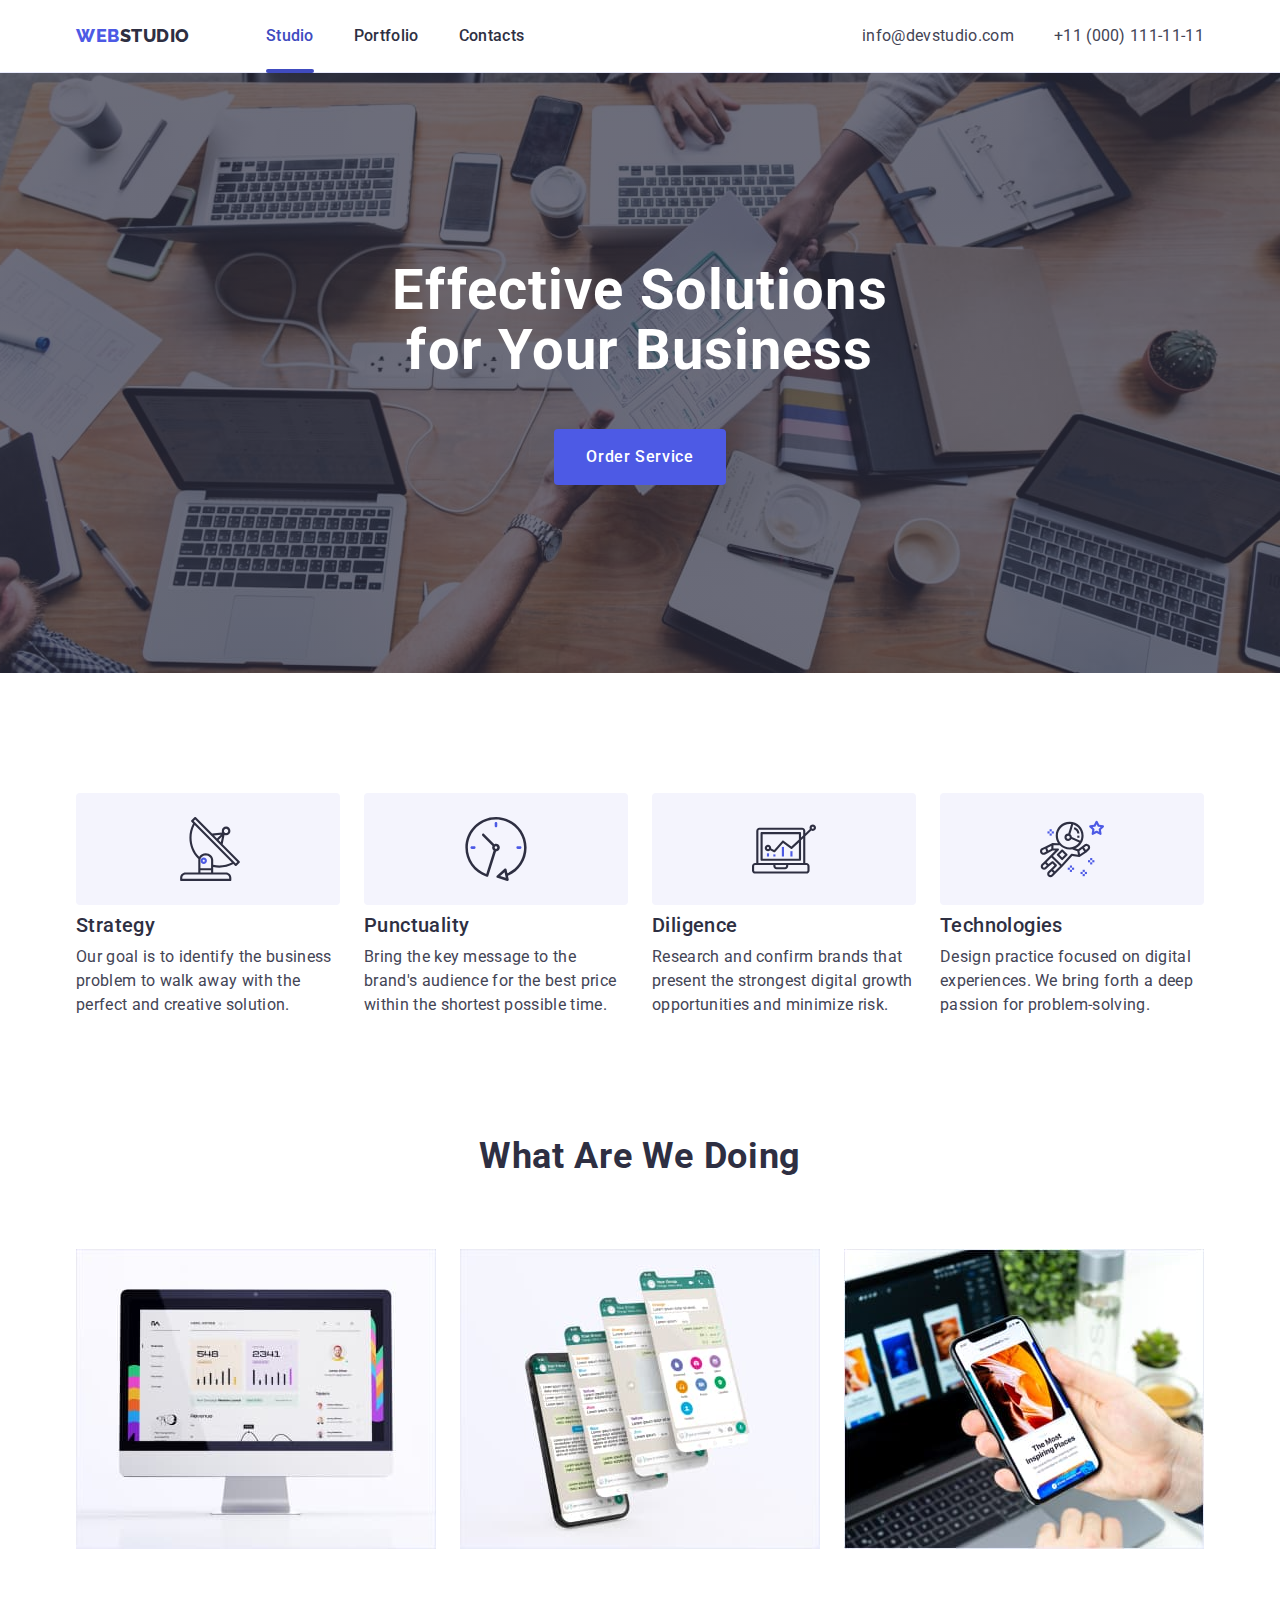
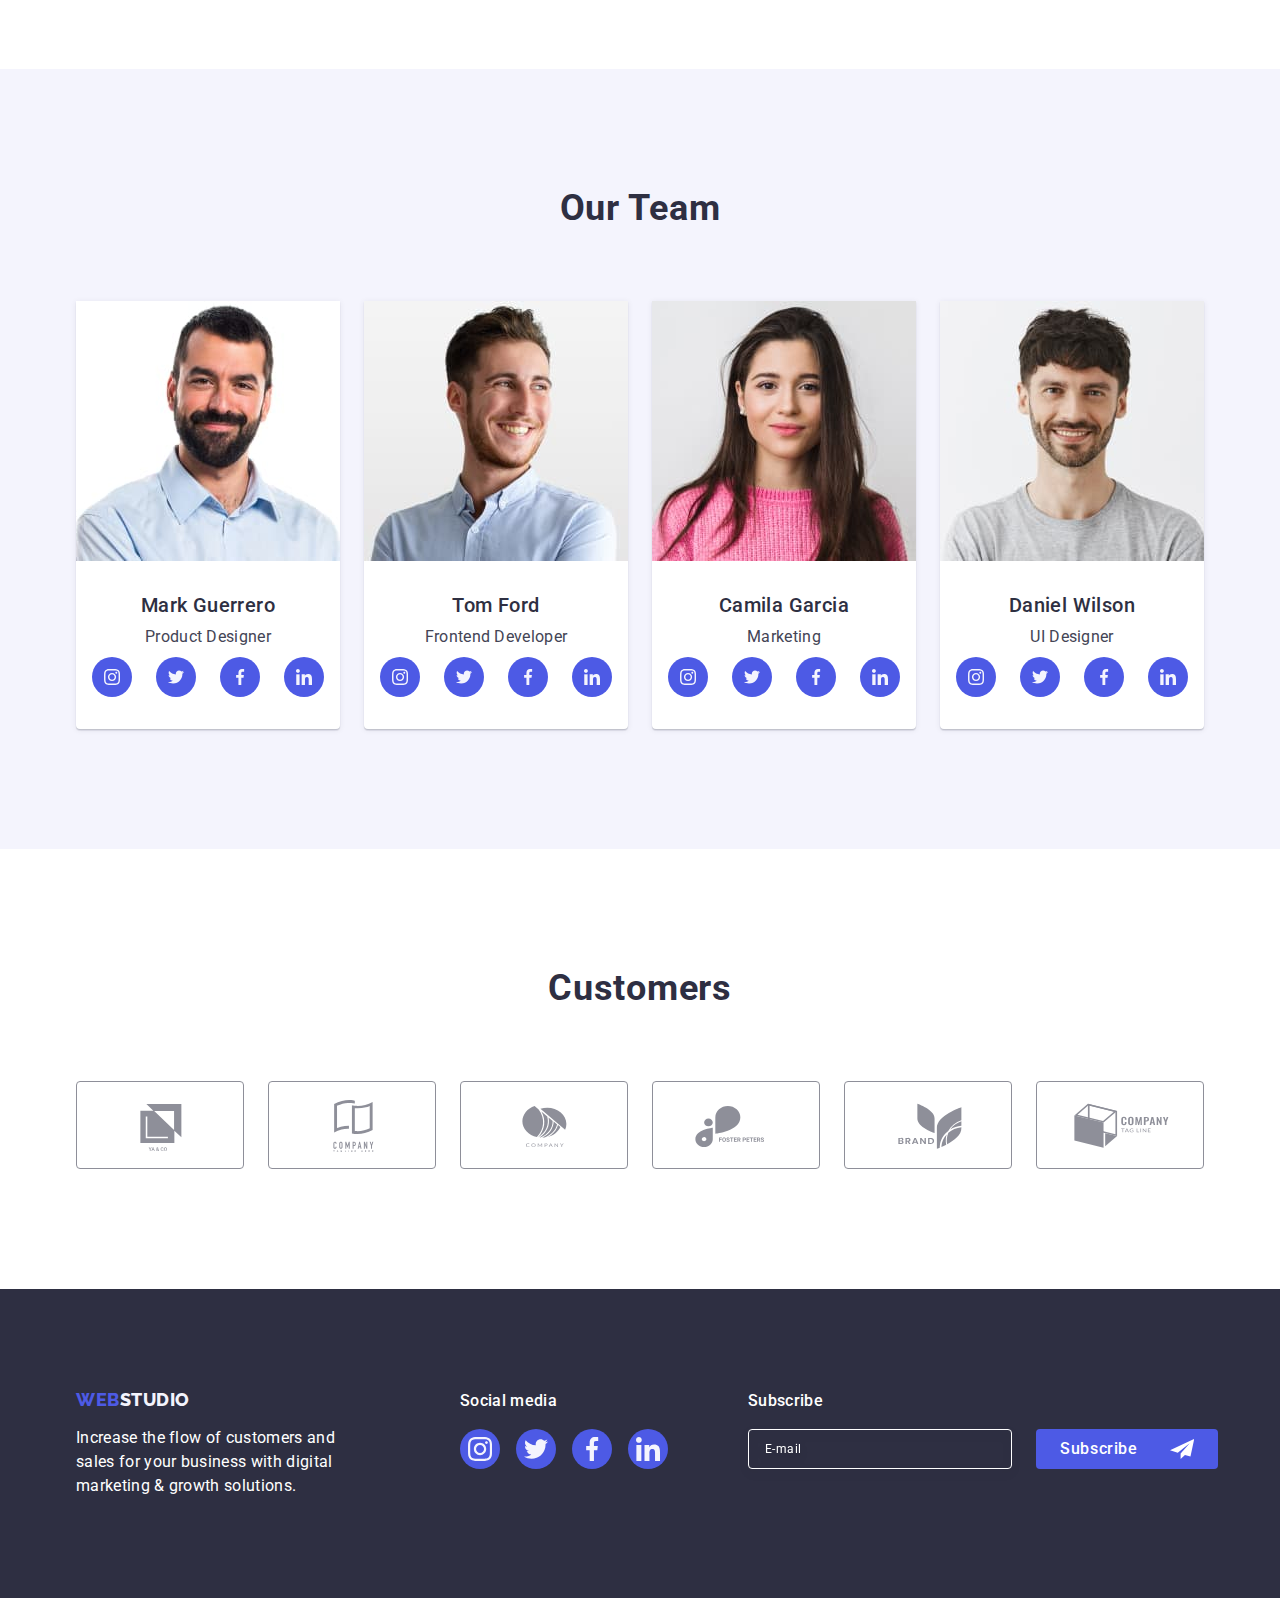
<file: index.html>
<!DOCTYPE html>
<html lang="en">
  <head>
    <meta charset="UTF-8" />
    <meta http-equiv="X-UA-Compatible" content="IE=edge" />
    <meta name="viewport" content="width=device-width, initial-scale=1.0" />
    <title>Document</title>
    <link rel="preconnect" href="https://fonts.googleapis.com" />
    <link rel="preconnect" href="https://fonts.gstatic.com" crossorigin />
    <link
      href="https://fonts.googleapis.com/css2?family=Raleway:wght@800&family=Roboto:wght@400;500;700;900&display=swap"
      rel="stylesheet"
    />
    <link
      rel="stylesheet"
      href="https://cdnjs.cloudflare.com/ajax/libs/modern-normalize/2.0.0/modern-normalize.min.css"
    />
    <link rel="stylesheet" href="./css/style.css" />
  </head>
  <body>
    <header class="page-header">
      <div class="container header-menu">
        <nav class="navigation">
          <a href="./index.html" class="logo link"
            >Web<span class="logo-part">Studio</span></a
          >
          <ul class="list menu">
            <li class="item">
              <a href="./index.html" class="link current">Studio</a>
            </li>
            <li class="item">
              <a href="./portfolio.html" class="link">Portfolio</a>
            </li>
            <li class="item"><a href="" class="link">Contacts</a></li>
          </ul>
        </nav>
        <address class="contacts">
          <ul class="list">
            <li>
              <a href="mailto:info@devstudio.com" class="link"
                >info@devstudio.com</a
              >
            </li>
            <li>
              <a href="tel:+110001111111" class="link">+11 (000) 111-11-11</a>
            </li>
          </ul>
        </address>
      </div>
    </header>
    <main>
      <section class="hero">
        <div class="container hero-box">
          <h1 class="title">Effective Solutions for Your Business</h1>
          <button type="button" class="button" data-modal-open>
            Order Service
          </button>
        </div>
      </section>
      <section class="section">
        <div class="container">
          <h2 class="title-hidden">1</h2>
          <ul class="list">
            <li class="item quality">
              <div class="item-picture">
                <svg class="svg-quality" width="64" height="64">
                  <use href="./images/icons.svg#icon-antenna"></use>
                </svg>
              </div>
              <h3 class="title">Strategy</h3>
              <p class="text">
                Our goal is to identify the business problem to walk away with
                the perfect and creative solution.
              </p>
            </li>
            <li class="item quality">
              <div class="item-picture">
                <svg class="svg-quality" width="64" height="64">
                  <use href="./images/icons.svg#icon-clock"></use>
                </svg>
              </div>
              <h3 class="title">Punctuality</h3>
              <p class="text">
                Bring the key message to the brand's audience for the best price
                within the shortest possible time.
              </p>
            </li>
            <li class="item quality">
              <div class="item-picture">
                <svg class="svg-quality" width="64" height="64">
                  <use href="./images/icons.svg#icon-diagram"></use>
                </svg>
              </div>
              <h3 class="title">Diligence</h3>
              <p class="text">
                Research and confirm brands that present the strongest digital
                growth opportunities and minimize risk.
              </p>
            </li>
            <li class="item quality">
              <div class="item-picture">
                <svg class="svg-quality" width="64" height="64">
                  <use href="./images/icons.svg#icon-astronaut"></use>
                </svg>
              </div>
              <h3 class="title">Technologies</h3>
              <p class="text">
                Design practice focused on digital experiences. We bring forth a
                deep passion for problem-solving.
              </p>
            </li>
          </ul>
        </div>
      </section>
      <section class="section-service">
        <div class="container">
          <h2 class="title">What are we doing</h2>
          <ul class="list-image">
            <li class="image">
              <img
                src="./images/work_1.jpg"
                alt="Computer"
                width="360"
                height="300"
              />
            </li>
            <li class="image">
              <img
                src="./images/work_2.jpg"
                alt="Texting"
                width="360"
                height="300"
              />
            </li>
            <li class="image">
              <img
                src="./images/work_3.jpg"
                alt="Telephone"
                width="360"
                height="300"
              />
            </li>
          </ul>
        </div>
      </section>
      <section class="section-team">
        <div class="container">
          <h2 class="title">Our Team</h2>
          <ul class="list-team">
            <li class="list-item">
              <img
                src="./images/product_designer.jpg"
                alt="Photo of Product Designer"
                width="264"
                height="260"
              />
              <div class="member">
                <h3 class="title">Mark Guerrero</h3>
                <p class="text">Product Designer</p>
                <ul class="social-list">
                  <li class="social-item">
                    <a class="social-item-link" href=""
                      ><svg class="svg-social-item-link" width="16" height="16">
                        <use href="./images/icons.svg#icon-instagram"></use>
                      </svg>
                    </a>
                  </li>
                  <li class="social-item">
                    <a class="social-item-link" href=""
                      ><svg class="svg-social-item-link" width="16" height="16">
                        <use href="./images/icons.svg#icon-twitter"></use>
                      </svg>
                    </a>
                  </li>
                  <li class="social-item">
                    <a class="social-item-link" href=""
                      ><svg class="svg-social-item-link" width="16" height="16">
                        <use href="./images/icons.svg#icon-facebook"></use>
                      </svg>
                    </a>
                  </li>
                  <li class="social-item">
                    <a class="social-item-link" href=""
                      ><svg class="svg-social-item-link" width="16" height="16">
                        <use href="./images/icons.svg#icon-linkedin"></use>
                      </svg>
                    </a>
                  </li>
                </ul>
              </div>
            </li>
            <li class="list-item">
              <img
                src="./images/frontend_developer.jpg"
                alt="Frontend Developer"
                width="264"
                height="260"
              />
              <div class="member">
                <h3 class="title">Tom Ford</h3>
                <p class="text">Frontend Developer</p>
                <ul class="social-list">
                  <li class="social-item">
                    <a class="social-item-link" href=""
                      ><svg class="svg-social-item-link" width="16" height="16">
                        <use href="./images/icons.svg#icon-instagram"></use>
                      </svg>
                    </a>
                  </li>
                  <li class="social-item">
                    <a class="social-item-link" href=""
                      ><svg class="svg-social-item-link" width="16" height="16">
                        <use href="./images/icons.svg#icon-twitter"></use>
                      </svg>
                    </a>
                  </li>
                  <li class="social-item">
                    <a class="social-item-link" href=""
                      ><svg class="svg-social-item-link" width="16" height="16">
                        <use href="./images/icons.svg#icon-facebook"></use>
                      </svg>
                    </a>
                  </li>
                  <li class="social-item">
                    <a class="social-item-link" href=""
                      ><svg class="svg-social-item-link" width="16" height="16">
                        <use href="./images/icons.svg#icon-linkedin"></use>
                      </svg>
                    </a>
                  </li>
                </ul>
              </div>
            </li>
            <li class="list-item">
              <img
                src="./images/marketing.jpg"
                alt="Marketing"
                width="264"
                height="260"
              />
              <div class="member">
                <h3 class="title">Camila Garcia</h3>
                <p class="text">Marketing</p>
                <ul class="social-list">
                  <li class="social-item">
                    <a class="social-item-link" href=""
                      ><svg class="svg-social-item-link" width="16" height="16">
                        <use href="./images/icons.svg#icon-instagram"></use>
                      </svg>
                    </a>
                  </li>
                  <li class="social-item">
                    <a class="social-item-link" href=""
                      ><svg class="svg-social-item-link" width="16" height="16">
                        <use href="./images/icons.svg#icon-twitter"></use>
                      </svg>
                    </a>
                  </li>
                  <li class="social-item">
                    <a class="social-item-link" href=""
                      ><svg class="svg-social-item-link" width="16" height="16">
                        <use href="./images/icons.svg#icon-facebook"></use>
                      </svg>
                    </a>
                  </li>
                  <li class="social-item">
                    <a class="social-item-link" href=""
                      ><svg class="svg-social-item-link" width="16" height="16">
                        <use href="./images/icons.svg#icon-linkedin"></use>
                      </svg>
                    </a>
                  </li>
                </ul>
              </div>
            </li>
            <li class="list-item">
              <img
                src="./images/designer.jpg"
                alt="Designer"
                width="264"
                height="260"
              />
              <div class="member">
                <h3 class="title">Daniel Wilson</h3>
                <p class="text">UI Designer</p>
                <ul class="social-list">
                  <li class="social-item">
                    <a class="social-item-link" href=""
                      ><svg class="svg-social-item-link" width="16" height="16">
                        <use href="./images/icons.svg#icon-instagram"></use>
                      </svg>
                    </a>
                  </li>
                  <li class="social-item">
                    <a class="social-item-link" href=""
                      ><svg class="svg-social-item-link" width="16" height="16">
                        <use href="./images/icons.svg#icon-twitter"></use>
                      </svg>
                    </a>
                  </li>
                  <li class="social-item">
                    <a class="social-item-link" href=""
                      ><svg class="svg-social-item-link" width="16" height="16">
                        <use href="./images/icons.svg#icon-facebook"></use>
                      </svg>
                    </a>
                  </li>
                  <li class="social-item">
                    <a class="social-item-link" href=""
                      ><svg class="svg-social-item-link" width="16" height="16">
                        <use href="./images/icons.svg#icon-linkedin"></use>
                      </svg>
                    </a>
                  </li>
                </ul>
              </div>
            </li>
          </ul>
        </div>
      </section>
      <section class="section customers">
        <div class="container">
          <h2 class="customer-title">Customers</h2>
          <ul class="customer-list">
            <li class="customer-item">
              <a class="customer-link" href="">
                <svg class="svg-customer" width="104" height="56">
                  <use href="./images/icons.svg#icon-logo_first"></use>
                </svg>
              </a>
            </li>
            <li class="customer-item">
              <a class="customer-link" href="">
                <svg class="svg-customer" width="104" height="56">
                  <use href="./images/icons.svg#icon-logo_second"></use>
                </svg>
              </a>
            </li>
            <li class="customer-item">
              <a class="customer-link" href="">
                <svg class="svg-customer" width="104" height="56">
                  <use href="./images/icons.svg#icon-logo_third"></use>
                </svg>
              </a>
            </li>
            <li class="customer-item">
              <a class="customer-link" href="">
                <svg class="svg-customer" width="104" height="56">
                  <use href="./images/icons.svg#icon-logo_forth"></use>
                </svg>
              </a>
            </li>
            <li class="customer-item">
              <a class="customer-link" href="">
                <svg class="svg-customer" width="104" height="56">
                  <use href="./images/icons.svg#icon-logo_fifth"></use>
                </svg>
              </a>
            </li>
            <li class="customer-item">
              <a class="customer-link" href="">
                <svg class="svg-customer" width="104" height="56">
                  <use href="./images/icons.svg#icon-logo_sixth"></use>
                </svg>
              </a>
            </li>
          </ul>
        </div>
      </section>
    </main>
    <footer class="footer">
      <div class="container">
        <div class="container-footer-logo">
          <a href="./index.html" class="footer-logo link"
            >Web<span class="logo-part">Studio</span></a
          >
          <p class="logo-text">
            Increase the flow of customers and sales for your business with
            digital marketing & growth solutions.
          </p>
        </div>
        <div class="social-footer-media">
          <p class="social-footer-title">Social media</p>
          <ul class="social-footer-list">
            <li class="social-footer-item">
              <a class="social-footer-link" href="">
                <svg class="svg-social-footer" width="24" height="24">
                  <use href="./images/icons.svg#icon-instagram"></use>
                </svg>
              </a>
            </li>
            <li class="social-footer-item">
              <a class="social-footer-link" href="">
                <svg class="svg-social-footer" width="24" height="24">
                  <use href="./images/icons.svg#icon-twitter"></use>
                </svg>
              </a>
            </li>
            <li class="social-footer-item">
              <a class="social-footer-link" href="">
                <svg class="svg-social-footer" width="24" height="24">
                  <use href="./images/icons.svg#icon-facebook"></use>
                </svg>
              </a>
            </li>
            <li class="social-footer-item">
              <a class="social-footer-link" href="">
                <svg class="svg-social-footer" width="24" height="24">
                  <use href="./images/icons.svg#icon-linkedin"></use>
                </svg>
              </a>
            </li>
          </ul>
        </div>
        <!-- Subscribe -->
        <div class="subscribe-footer">
          <p class="subscribe-text">Subscribe</p>
          <form class="subscribe-form">
            <label for="sub-email" class="subscribe-form-label">
              <input
                id="sub-email"
                class="subscribe-input"
                name="sub-email"
                type="email"
                placeholder="E-mail"
                required
            /></label>
            <button class="subscribe-button button" type="submit">
              Subscribe
              <svg class="svg-button-footer" width="24" height="24">
                <use href="./images/icons.svg#icon-icon-send"></use>
              </svg>
            </button>
          </form>
        </div>
      </div>
    </footer>
    <div class="backdrop is-hidden" data-modal>
      <div class="modal">
        <button type="button" class="modal-close-btn" data-modal-close>
          <svg class="modal-close-icon-btn" width="8" height="8">
            <use href="./images/icons.svg#icon-close-black-18dp"></use>
          </svg>
        </button>
        <p class="modal-title">Leave your contacts and we will call you back</p>
        <form class="modal-form">
          <div class="modal-form-block">
            <label for="user-name" class="modal-form-text">Name</label>
            <div class="modal-form-wrapper">
              <input
                name="user-name"
                type="text"
                id="user-name"
                class="modal-form-input"
                minlength="2"
                pattern="^[a-zA-Zа-яА-Я]+"
                required
              /><svg class="svg-modal" width="18" height="24">
                <use href="./images/icons.svg#icon-man"></use>
              </svg>
            </div>
          </div>
          <div class="modal-form-block">
            <label for="user-tel" class="modal-form-text">Phone</label>
            <div class="modal-form-wrapper">
              <input
                name="user-tel"
                type="tel"
                id="user-tel"
                class="modal-form-input"
                pattern="[0-9]{3}-[0-9]{3}-[0-9]{2}-[0-9]{2}"
                title="xxx-xxx-xx-xx"
                required
              />
              <svg class="svg-modal" width="18" height="24">
                <use href="./images/icons.svg#icon-telephone"></use>
              </svg>
            </div>
          </div>
          <div class="modal-form-block">
            <label for="user-email" class="modal-form-text">Email</label>
            <div class="modal-form-wrapper">
              <input
                name="user-email"
                type="email"
                id="user-email"
                class="modal-form-input"
                required
              />
              <svg class="svg-modal" width="18" height="24">
                <use href="./images/icons.svg#icon-mailbox"></use>
              </svg>
            </div>
          </div>
          <div class="modal-form-textarea-block">
            <label for="user-comment" class="modal-form-text">Comment</label>
            <textarea
              id="user-comment"
              name="user-comment"
              class="modal-form-textarea"
              placeholder="Text input"
            ></textarea>
          </div>
          <div class="modal-checkbox-form">
            <input
              value="true"
              type="checkbox"
              name="user-privacy"
              id="user-privacy"
              class="modal-form-check visually-hidden"
              required
            />
            <label for="user-privacy" class="modal-form-check-desc"
              ><span class="checkbox-icon">
                <svg class="icon-check" width="10" height="8">
                  <use href="./images/icons.svg#icon-check"></use>
                </svg>
              </span>
              I accept the terms and conditions of the
              <a class="text-privacy" href="">Privacy Policy</a></label
            >
          </div>
          <button type="submit" class="modal-form-submit">Send</button>
        </form>
      </div>
    </div>
    <script src="./js/modal.js"></script>
  </body>
</html>
</file>
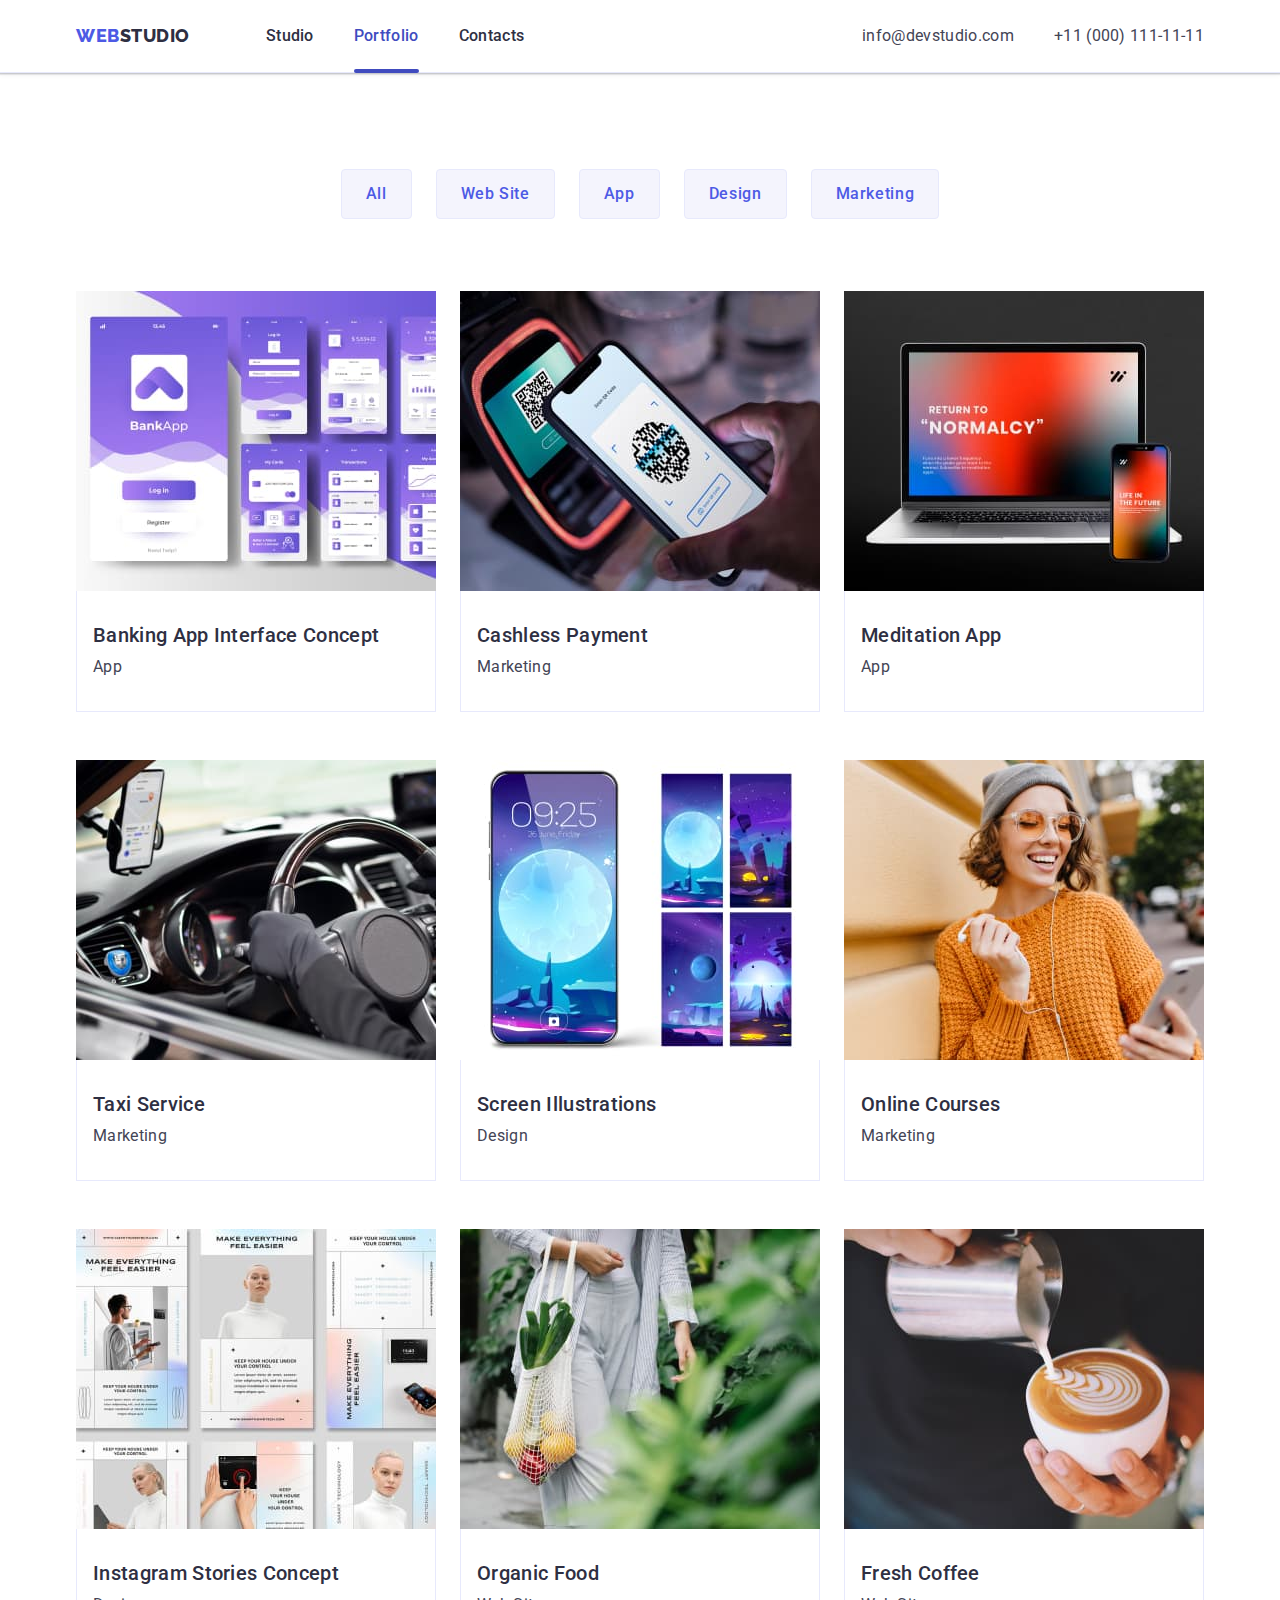
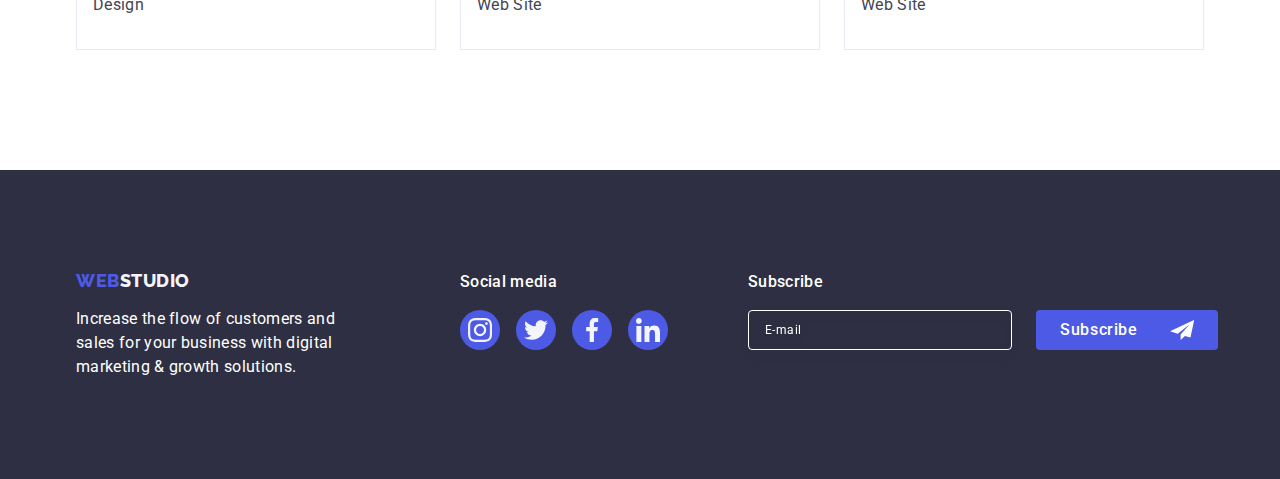
<file: portfolio.html>
<!DOCTYPE html>
<html lang="en">
  <head>
    <meta charset="UTF-8" />
    <meta http-equiv="X-UA-Compatible" content="IE=edge" />
    <meta name="viewport" content="width=device-width, initial-scale=1.0" />
    <title>Document</title>
    <link rel="preconnect" href="https://fonts.googleapis.com" />
    <link rel="preconnect" href="https://fonts.gstatic.com" crossorigin />
    <link
      href="https://fonts.googleapis.com/css2?family=Raleway:wght@800&family=Roboto:wght@400;500;700;900&display=swap"
      rel="stylesheet"
    />
    <link
      rel="stylesheet"
      href="https://cdnjs.cloudflare.com/ajax/libs/modern-normalize/2.0.0/modern-normalize.min.css"
    />
    <link rel="stylesheet" href="./css/style.css" />
  </head>
  <body>
    <header class="page-header">
      <div class="container header-menu">
        <nav class="navigation">
          <a href="./index.html" class="logo link"
            >Web<span class="logo-part">Studio</span></a
          >
          <ul class="list menu">
            <li class="item"><a href="./index.html" class="link">Studio</a></li>
            <li class="item">
              <a href="./portfolio.html" class="link current">Portfolio</a>
            </li>
            <li class="item"><a href="" class="link">Contacts</a></li>
          </ul>
        </nav>
        <address class="contacts">
          <ul class="list">
            <li>
              <a href="mailto:info@devstudio.com" class="link"
                >info@devstudio.com</a
              >
            </li>
            <li>
              <a href="tel:+110001111111" class="link">+11 (000) 111-11-11</a>
            </li>
          </ul>
        </address>
      </div>
    </header>
    <main>
      <section class="portfolio">
        <div class="container">
          <h1 class="title-hidden">1</h1>
          <ul class="list-button">
            <li class="item-button">
              <button type="button" class="button">All</button>
            </li>
            <li class="item-button">
              <button type="button" class="button">Web Site</button>
            </li>
            <li class="item-button">
              <button type="button" class="button">App</button>
            </li>
            <li class="item-button">
              <button type="button" class="button">Design</button>
            </li>
            <li class="item-button">
              <button type="button" class="button">Marketing</button>
            </li>
          </ul>
          <ul class="flex-list">
            <li class="flex-element">
              <a href="" class="link flex-link">
                <div class="flex-link-img">
                  <img
                    src="./images/portfolio/portfolio1.jpg"
                    alt="banking app"
                  />
                  <p class="overlay">
                    14 Stylish and User-Friendly App Design Concepts · Task
                    Manager App · Calorie Tracker App · Exotic Fruit Ecommerce
                    App · Cloud Storage App
                  </p>
                </div>
                <div class="program">
                  <h2 class="title">Banking App Interface Concept</h2>
                  <p class="text">App</p>
                </div>
              </a>
            </li>
            <li class="flex-element">
              <a href="" class="link flex-link">
                <div class="flex-link-img">
                  <img
                    src="./images/portfolio/portfolio2.jpg"
                    alt="cashles payment"
                  />
                  <p class="overlay">
                    14 Stylish and User-Friendly App Design Concepts · Task
                    Manager App · Calorie Tracker App · Exotic Fruit Ecommerce
                    App · Cloud Storage App
                  </p>
                </div>
                <div class="program">
                  <h2 class="title">Cashless Payment</h2>
                  <p class="text">Marketing</p>
                </div>
              </a>
            </li>
            <li class="flex-element">
              <a href="" class="link flex-link">
                <div class="flex-link-img">
                  <img
                    src="./images/portfolio/portfolio3.jpg"
                    alt="mediation app"
                  />
                  <p class="overlay">
                    14 Stylish and User-Friendly App Design Concepts · Task
                    Manager App · Calorie Tracker App · Exotic Fruit Ecommerce
                    App · Cloud Storage App
                  </p>
                </div>
                <div class="program">
                  <h2 class="title">Meditation App</h2>
                  <p class="text">App</p>
                </div>
              </a>
            </li>
            <li class="flex-element">
              <a href="" class="link flex-link">
                <div class="flex-link-img">
                  <img
                    src="./images/portfolio/portfolio4.jpg"
                    alt="taxi service"
                  />
                  <p class="overlay">
                    14 Stylish and User-Friendly App Design Concepts · Task
                    Manager App · Calorie Tracker App · Exotic Fruit Ecommerce
                    App · Cloud Storage App
                  </p>
                </div>
                <div class="program">
                  <h2 class="title">Taxi Service</h2>
                  <p class="text">Marketing</p>
                </div>
              </a>
            </li>
            <li class="flex-element">
              <a href="" class="link flex-link">
                <div class="flex-link-img">
                  <img src="./images/portfolio/portfolio.jpg" alt="screen" />
                  <p class="overlay">
                    14 Stylish and User-Friendly App Design Concepts · Task
                    Manager App · Calorie Tracker App · Exotic Fruit Ecommerce
                    App · Cloud Storage App
                  </p>
                </div>
                <div class="program">
                  <h2 class="title">Screen Illustrations</h2>
                  <p class="text">Design</p>
                </div>
              </a>
            </li>
            <li class="flex-element">
              <a href="" class="link flex-link">
                <div class="flex-link-img">
                  <img src="./images/portfolio/portfolio5.jpg" alt="online" />
                  <p class="overlay">
                    14 Stylish and User-Friendly App Design Concepts · Task
                    Manager App · Calorie Tracker App · Exotic Fruit Ecommerce
                    App · Cloud Storage App
                  </p>
                </div>
                <div class="program">
                  <h2 class="title">Online Courses</h2>
                  <p class="text">Marketing</p>
                </div>
              </a>
            </li>
            <li class="flex-element">
              <a href="" class="link flex-link">
                <div class="flex-link-img">
                  <img
                    src="./images/portfolio/portfolio6.jpg"
                    alt="instagram"
                  />
                  <p class="overlay">
                    14 Stylish and User-Friendly App Design Concepts · Task
                    Manager App · Calorie Tracker App · Exotic Fruit Ecommerce
                    App · Cloud Storage App
                  </p>
                </div>
                <div class="program">
                  <h2 class="title">Instagram Stories Concept</h2>
                  <p class="text">Design</p>
                </div>
              </a>
            </li>
            <li class="flex-element">
              <a href="" class="link flex-link">
                <div class="flex-link-img">
                  <img src="./images/portfolio/portfolio7.jpg" alt="food" />
                  <p class="overlay">
                    14 Stylish and User-Friendly App Design Concepts · Task
                    Manager App · Calorie Tracker App · Exotic Fruit Ecommerce
                    App · Cloud Storage App
                  </p>
                </div>
                <div class="program">
                  <h2 class="title">Organic Food</h2>
                  <p class="text">Web Site</p>
                </div>
              </a>
            </li>
            <li class="flex-element">
              <a href="" class="link flex-link">
                <div class="flex-link-img">
                  <img src="./images/portfolio/portfolio8.jpg" alt="coffee" />
                  <p class="overlay">
                    14 Stylish and User-Friendly App Design Concepts · Task
                    Manager App · Calorie Tracker App · Exotic Fruit Ecommerce
                    App · Cloud Storage App
                  </p>
                </div>
                <div class="program">
                  <h2 class="title">Fresh Coffee</h2>
                  <p class="text">Web Site</p>
                </div>
              </a>
            </li>
          </ul>
        </div>
      </section>
    </main>
    <footer class="footer">
      <div class="container">
        <div class="container-footer-logo">
          <a href="./index.html" class="footer-logo link"
            >Web<span class="logo-part">Studio</span></a
          >
          <p class="logo-text">
            Increase the flow of customers and sales for your business with
            digital marketing & growth solutions.
          </p>
        </div>
        <div class="social-footer-media">
          <p class="social-footer-title">Social media</p>
          <ul class="social-footer-list">
            <li class="social-footer-item">
              <a class="social-footer-link" href="">
                <svg class="svg-social-footer" width="24" height="24">
                  <use href="./images/icons.svg#icon-instagram"></use>
                </svg>
              </a>
            </li>
            <li class="social-footer-item">
              <a class="social-footer-link" href="">
                <svg class="svg-social-footer" width="24" height="24">
                  <use href="./images/icons.svg#icon-twitter"></use>
                </svg>
              </a>
            </li>
            <li class="social-footer-item">
              <a class="social-footer-link" href="">
                <svg class="svg-social-footer" width="24" height="24">
                  <use href="./images/icons.svg#icon-facebook"></use>
                </svg>
              </a>
            </li>
            <li class="social-footer-item">
              <a class="social-footer-link" href="">
                <svg class="svg-social-footer" width="24" height="24">
                  <use href="./images/icons.svg#icon-linkedin"></use>
                </svg>
              </a>
            </li>
          </ul>
        </div>
        <!-- Subscribe -->
        <div class="subscribe-footer">
          <p class="subscribe-text">Subscribe</p>
          <form class="subscribe-form">
            <label for="sub-email" class="subscribe-form-label">
              <input
                id="sub-email"
                class="subscribe-input"
                name="sub-email"
                type="email"
                placeholder="E-mail"
                required
            /></label>
            <button class="subscribe-button button" type="submit">
              Subscribe
              <svg class="svg-button-footer" width="24" height="24">
                <use href="./images/icons.svg#icon-icon-send"></use>
              </svg>
            </button>
          </form>
        </div>
      </div>
    </footer>
  </body>
</html>
</file>
<file: css/style.css>
:root {
  --primary-text-color: #434455;
  --primary-header-color: #2e2f42;
  --accent-color: #4d5ae5;
  --additional-text-color: #ffffff;
  --select-color: #404bbf;
  --portfolio-button: #f4f4fd;
  --portfolio-button-select: #404bbf;
}

body {
  margin-left: auto;
  margin-right: auto;
  color: var(--primary-text-color);
  background-color: var(--additional-text-color);
  font-family: "Roboto", sans-serif;
  letter-spacing: 0.02em;
}

h1,
h2,
h3,
p {
  margin-top: 0;
  margin-bottom: 0;
}

img {
  display: block;
}

.container {
  max-width: 1158px;
  margin-left: auto;
  margin-right: auto;
  padding: 0 15px;
}

/* Header */

.page-header {
  border-bottom: 1px solid #e7e9fc;

  box-shadow: 0px 2px 1px rgba(46, 47, 66, 0.08),
    0px 1px 1px rgba(46, 47, 66, 0.16), 0px 1px 6px rgba(46, 47, 66, 0.08);
}

.header-menu {
  display: flex;
  align-items: center;
  justify-content: space-between;
}

.navigation {
  display: flex;
  align-items: center;
}

.navigation .menu {
  display: flex;
  gap: 40px;
}

/* Logo */

.navigation .link {
  color: var(--accent-color);
  font-family: "Raleway", sans-serif;
  font-weight: 800;
  font-size: 18px;
  line-height: 1.17;
  letter-spacing: 0.03em;
  text-transform: uppercase;
  text-decoration: none;
}

.navigation .logo {
  margin-right: 76px;
}

.link .logo-part {
  color: var(--primary-header-color);
  font-family: "Raleway", sans-serif;
  font-weight: 800;
  font-size: 18px;
  line-height: 1.17;
  letter-spacing: 0.03em;
  text-transform: uppercase;
  text-decoration: none;
}

.logo-part:focus,
.logo-part:hover {
  color: var(--select-color);
}

.list .link {
  display: block;
  padding-top: 24px;
  padding-bottom: 24px;
  color: var(--primary-header-color);
  font-family: "Roboto", sans-serif;
  font-weight: 500;
  font-style: normal;
  font-size: 16px;
  line-height: 1.5;
  text-decoration: none;
  list-style: none;
  letter-spacing: 0.02em;
  text-transform: none;
  transition: color 250ms cubic-bezier(0.4, 0, 0.2, 1);
}

.list .link:active,
.list .link:hover,
.list .link:focus {
  color: var(--select-color);
}

.link {
  position: relative;
}

.link.current {
  color: var(--select-color);
}

.item .link:after {
  content: "";
  position: absolute;
  left: 0;
  bottom: -1px;
  width: 100%;
  height: 4px;
  border-radius: 2px;
  display: block;
  transform: scaleX(0);

  transition: transform 250ms cubic-bezier(0.4, 0, 0.2, 1);

  background-color: var(--select-color);
}
.item .link:hover::after,
.item .link:focus:after,
.item .link.current:after {
  transform: scaleX(1);
}

.contacts {
  font-style: normal;
}

.contacts .list {
  display: flex;
  gap: 40px;
}

.contacts .list .link {
  padding-top: 24px;
  padding-bottom: 24px;
  color: var(--primary-text-color);
  font-family: "Roboto", sans-serif;
  font-weight: 400;
  font-style: normal;
  font-size: 16px;
  line-height: 1.5;
  letter-spacing: 0.02;
  text-decoration: none;

  transition: color 250ms cubic-bezier(0.4, 0, 0.2, 1);
}

.contacts .list .link:active,
.contacts .list .link:hover,
.contacts .list .link:focus {
  color: var(--select-color);
}

/* Hero */

ul {
  list-style: none;
  margin: 0;
  padding: 0;
}

.hero {
  background-image: linear-gradient(
      rgba(46, 47, 66, 0.7),
      rgba(46, 47, 66, 0.7)
    ),
    url(../images/background-people-office.jpg);
  background-repeat: no-repeat;
  background-position: center;
  background-size: cover;
  height: 600px;
  max-width: 1440px;
  margin-left: auto;
  margin-right: auto;

  text-align: center;
  padding-top: 188px;
  padding-bottom: 188px;
}

.hero-box .title {
  display: inline-block;
  margin-bottom: 48px;
  max-width: 496px;
  color: var(--additional-text-color);
  font-weight: 700;
  font-size: 56px;
  line-height: 1.07;
  letter-spacing: 0.02em;
  text-align: center;
}

.hero .button {
  display: block;
  margin-left: auto;
  margin-right: auto;
  border: none;
  padding: 16px 32px;
  border-radius: 4px;
  min-width: 169px;

  color: var(--additional-text-color);
  background-color: var(--accent-color);
  font-weight: 500;
  font-size: 16px;
  line-height: 1.5;
  letter-spacing: 0.04em;
  cursor: pointer;
  font-family: "Roboto", sans-serif;

  transition: background-color 250ms cubic-bezier(0.4, 0, 0.2, 1);
}

.hero .button:hover,
.hero .button:focus {
  background-color: var(--portfolio-button-select);
}

/* Section quality */

.section {
  padding-top: 120px;
  padding-bottom: 120px;
}

.section .container {
  max-width: 1158px;
}

.title-hidden {
  display: none;
}

.section .list {
  display: flex;
}

.list .quality {
  display: inline-block;
  width: calc((100% - 72px) / 4);
}

.list .quality:not(:last-child) {
  margin-right: 24px;
}

.list .quality .item-picture {
  display: flex;
  justify-content: center;
  align-items: center;
  margin-bottom: 8px;
  height: 112px;
  background-color: var(--portfolio-button);
  border-radius: 4px;
}

.list .quality .title {
  margin-bottom: 8px;
  color: var(--primary-header-color);
  font-weight: 500;
  font-size: 20px;
  line-height: 1.2;
  letter-spacing: 0.02em;
}

.list .quality .text {
  font-size: 16px;
  line-height: 1.5;
}

/* Section service */

.section-service {
  padding-top: 0;
  padding-bottom: 120px;
}

.section-service .container {
  max-width: 1158px;
}

.section-service .title {
  margin-bottom: 72px;

  color: var(--primary-header-color);
  font-style: normal;
  font-weight: 700;
  font-size: 36px;
  line-height: 1.11;
  text-align: center;
  letter-spacing: 0.02em;
  text-transform: capitalize;
}

.container .list-image {
  display: flex;
  gap: 24px;
}

.list-image .image {
  width: calc((100% - 48px) / 3);
}

/* Our team */

.section-team {
  padding: 120px 0;
  background-color: var(--portfolio-button);
}

.section-team .container .title {
  margin-bottom: 72px;

  color: var(--primary-header-color);
  font-weight: 700;
  font-size: 36px;
  line-height: 1.11;
  text-align: center;
  letter-spacing: 0.02em;
  text-transform: capitalize;
}

.container .list-team {
  display: flex;
  gap: 24px;
}

.list-team .list-item {
  width: calc((100% - 72px) / 4);
  box-shadow: 0px 1px 6px rgba(46, 47, 66, 0.08),
    0px 1px 1px rgba(46, 47, 66, 0.16), 0px 2px 1px rgba(46, 47, 66, 0.08);
  border-radius: 0px 0px 4px 4px;

  background-color: var(--additional-text-color);
}

.list-team .list-item .member {
  width: 232px;
  padding: 32px 16px;
  margin-left: auto;
  margin-right: auto;
}

.list-item .member .title {
  margin-top: 0;
  margin-bottom: 8px;
  display: block;
  color: var(--primary-header-color);
  font-weight: 500;
  font-size: 20px;
  line-height: 1.2;
  text-align: center;
  letter-spacing: 0.02em;
}

.list-item .text {
  margin-bottom: 8px;
  font-size: 16px;
  line-height: 1.5;
  text-align: center;
}

.social-list {
  display: flex;
  justify-content: center;
  gap: 24px;
}

.social-item .social-item-link {
  display: flex;
  justify-content: center;
  align-items: center;
  width: 40px;
  height: 40px;
  background-color: var(--accent-color);
  border-radius: 50%;

  transition: background-color 250ms cubic-bezier(0.4, 0, 0.2, 1);
}

.social-item .social-item-link .svg-social-item-link {
  fill: var(--portfolio-button);
}

.social-item .social-item-link:hover,
.social-item .social-item-link:focus {
  background-color: var(--portfolio-button-select);
}

/* Customers */

.customers .customer-title {
  margin-bottom: 72px;

  font-family: "Roboto", sans-serif;
  font-weight: 700;
  font-size: 36px;
  line-height: 1.11;
  text-align: center;
  letter-spacing: 0.02em;
  text-transform: capitalize;
  color: var(--primary-header-color);
}

.customer-list {
  display: flex;
  gap: 24px;
}

.customer-item {
  display: flex;
  width: 168px;
  height: 88px;
}

.customer-link {
  display: flex;
  width: 100%;
  height: 100%;
  justify-content: center;
  align-items: center;
  border: 1px solid #8e8f99;
  border-radius: 4px;
  color: #8e8f99;
  fill: #8e8f99;

  transition: color 250ms cubic-bezier(0.4, 0, 0.2, 1),
    border-color 250ms cubic-bezier(0.4, 0, 0.2, 1);
}

.customer-link:hover,
.customer-link:focus {
  border-color: var(--portfolio-button-select);
  color: var(--portfolio-button-select);
}

.customer-link:hover .svg-customer,
.customer-link:focus .svg-customer {
  fill: var(--portfolio-button-select);
}

/* Footer */

.footer {
  padding: 100px 0;
  background-color: var(--primary-header-color);
}

.footer .container {
  display: flex;
  justify-content: flex-start;
  align-items: baseline;
}

.container-footer-logo {
  margin-right: 120px;
}

.container .container-footer-logo a {
  display: inline-block;
  margin-bottom: 16px;
}

.container-footer-logo .footer-logo {
  margin-right: 120px;
  font-family: "Raleway", sans-serif;
  font-weight: 800;
  font-size: 18px;
  line-height: 1.17;
  letter-spacing: 0.03em;
  text-transform: uppercase;
  color: var(--accent-color);
}

.footer-logo .logo-part {
  color: var(--portfolio-button);
  font-family: "Raleway", sans-serif;
  font-weight: 800;
  font-size: 18px;
  line-height: 1.17;
  letter-spacing: 0.03em;
  text-transform: uppercase;
  text-decoration: none;
}

.footer-logo:hover .logo-part,
.footer-logo:focus .logo-part {
  color: var(--accent-color);
}

.container-footer-logo .logo-text {
  width: 264px;
  color: var(--additional-text-color);
  background-color: var(--primary-header-color);
  font-size: 16px;
  line-height: 1.5;
}

.social-footer-title {
  margin-bottom: 16px;
  font-family: "Roboto", sans-serif;
  font-weight: 500;
  font-size: 16px;
  line-height: 1.5;
  letter-spacing: 0.02em;

  color: var(--additional-text-color);
}

.social-footer-list {
  display: flex;
  gap: 16px;
}

.social-footer-link {
  width: 40px;
  height: 40px;
  display: flex;
  align-items: center;
  justify-content: center;
  background-color: var(--accent-color);
  border-radius: 50%;
  fill: var(--portfolio-button);

  transition: background-color 250ms cubic-bezier(0.4, 0, 0.2, 1);
}

.social-footer-link:hover,
.social-footer-link:focus {
  background-color: #31d0aa;
}

.subscribe-footer {
  margin-left: 80px;
}

.subscribe-form {
  display: flex;
  gap: 24px;
}

.subscribe-text {
  display: block;
  margin-bottom: 16px;

  font-family: "Roboto", sans-serif;
  font-weight: 500;
  font-size: 16px;
  line-height: 1.5;
  letter-spacing: 0.02em;
  color: var(--additional-text-color);
}

.subscribe-input {
  width: 264px;
  height: 40px;

  padding-left: 16px;

  border: 1px solid #ffffff;
  filter: drop-shadow(0px 4px 4px rgba(0, 0, 0, 0.15));
  border-radius: 4px;
  background-color: transparent;

  font-family: "Roboto", sans-serif;
  font-weight: 400;
  font-size: 12px;
  line-height: 1.5;
  display: flex;
  align-items: center;
  letter-spacing: 0.04em;

  color: #ffffff;
  transition: border 250ms cubic-bezier(0.4, 0, 0.2, 1);
}

.subscribe-input:focus {
  border: 1px solid #4d5ae5;
  outline: none;
}

.subscribe-input::placeholder {
  margin-left: 16px;

  font-family: "Roboto", sans-serif;
  font-weight: 400;
  font-size: 12px;
  line-height: 2;
  display: flex;
  align-items: center;
  letter-spacing: 0.04em;

  color: #ffffff;
}

.subscribe-button {
  display: flex;
  justify-content: center;
  align-items: center;
  padding: 8px 24px;
  gap: 16px;

  cursor: pointer;

  min-width: 165px;
  min-height: 40px;

  background: var(--accent-color);
  border-radius: 4px;
  border: none;

  font-family: "Roboto", sans-serif;
  font-weight: 500;
  font-size: 16px;
  line-height: 1.5;
  letter-spacing: 0.04em;

  color: var(--additional-text-color);

  fill: var(--additional-text-color);
  transition: background-color 250ms cubic-bezier(0.4, 0, 0.2, 1),
    border-color 250ms cubic-bezier(0.4, 0, 0.2, 1),
    fill 250ms cubic-bezier(0.4, 0, 0.2, 1);
}

.subscribe-button:hover,
.subscribe-button:focus {
  border-color: var(--portfolio-button-select);
  background-color: var(--portfolio-button-select);
}

.svg-button-footer {
  margin-left: 16px;
}

.subscribe-button:hover .svg-button-footer,
.subscribe-button:focus .svg-button-footer {
  fill: var(--additional-text-color);
}

/* Portfolio page */

.portfolio {
  padding: 96px 0 120px;
}

.container .list-button {
  display: flex;
  justify-content: center;
  gap: 24px;
  margin-bottom: 72px;
}

.item-button .button {
  padding: 12px 24px;
  border-radius: 4px;
  border: 1px solid #e7e9fc;

  color: var(--accent-color);
  background-color: var(--portfolio-button);
  font-weight: 500;
  font-size: 16px;
  line-height: 1.5;
  display: flex;
  align-items: center;
  text-align: center;
  letter-spacing: 0.04em;
  cursor: pointer;
  font-family: "Roboto", sans-serif;

  transition: border-color 250ms cubic-bezier(0.4, 0, 0.2, 1),
    color 250ms cubic-bezier(0.4, 0, 0.2, 1),
    background-color 250ms cubic-bezier(0.4, 0, 0.2, 1),
    box-shadow 250ms cubic-bezier(0.4, 0, 0.2, 1);
}

.item-button .button:hover,
.item-button .button:focus {
  border: 1px solid transparent;
  color: var(--additional-text-color);
  background-color: var(--select-color);
  box-shadow: 0px 3px 1px rgba(0, 0, 0, 0.1), 0px 2px 1px rgba(0, 0, 0, 0.08),
    0px 2px 2px rgba(0, 0, 0, 0.12);
}

.portfolio .container .list-button {
  list-style: none;
  text-align: center;
}

.container .flex-list {
  display: flex;
  flex-wrap: wrap;
  column-gap: 24px;
  row-gap: 48px;
}

.flex-list .flex-element {
  width: calc((100% - 48px) / 3);
}

.flex-element .flex-link {
  transition: box-shadow 250ms cubic-bezier(0.4, 0, 0.2, 1);
}

.flex-element .flex-link:hover,
.flex-element .flex-link:focus {
  box-shadow: 0px 1px 6px rgba(46, 47, 66, 0.08),
    0px 1px 1px rgba(46, 47, 66, 0.16), 0px 2px 1px rgba(46, 47, 66, 0.08);
}

.link {
  text-decoration: none;
}

.flex-link {
  display: block;
}

.flex-link-img {
  position: relative;
  overflow: hidden;
}

.overlay {
  padding: 40px 32px;

  position: absolute;
  top: 0;

  width: 100%;
  height: 100%;
  overflow: auto;
  transform: translate(0, 100%);
  transition: transform 250ms cubic-bezier(0.4, 0, 0.2, 1);

  font-family: "Roboto", sans-serif;
  font-style: normal;
  font-weight: 400;
  font-size: 16px;
  line-height: 1.5;

  letter-spacing: 0.02em;
  background-color: var(--accent-color);
  color: #f4f4fd;
}

.flex-link:hover .overlay,
.flex-link:focus .overlay {
  transform: translate(0, 0);
}

.program {
  padding: 32px 16px;
  border: 1px solid #e7e9fc;
  border-top: none;
}

.program .title {
  margin-bottom: 8px;
  color: var(--primary-header-color);
  font-weight: 500;
  font-size: 20px;
  line-height: 1.2;
  font-family: "Roboto", sans-serif;

  transition: color 250ms cubic-bezier(0.4, 0, 0.2, 1);
}

.program .title:hover,
.program .title:focus {
  color: var(--select-color);
}

.program .text {
  color: var(--primary-text-color);
  font-size: 16px;
  line-height: 1.5;

  transition: color 250ms cubic-bezier(0.4, 0, 0.2, 1);
}

.program .text:hover,
.program .text:focus {
  color: var(--select-color);
}

/* Modal window */

.backdrop {
  position: fixed;
  top: 0;
  left: 0;
  width: 100%;
  height: 100%;
  z-index: 100;

  background-color: rgba(46, 47, 66, 0.4);
  transition: opacity 250ms cubic-bezier(0.4, 0, 0.2, 1),
    visibility 250ms cubic-bezier(0.4, 0, 0.2, 1);
}

.is-hidden {
  opacity: 0;
  visibility: hidden;
  pointer-events: none;
  display: none;
}

.modal {
  position: absolute;
  width: 408px;
  min-height: 584px;
  top: 50%;
  left: 50%;
  transform: translate(-50%, -50%);
  padding: 72px 24px 24px 24px;

  background: #fcfcfc;
  box-shadow: 0px 1px 1px rgba(0, 0, 0, 0.14), 0px 1px 3px rgba(0, 0, 0, 0.12),
    0px 2px 1px rgba(0, 0, 0, 0.2);
  border-radius: 4px;

  transition: transform 250ms cubic-bezier(0.4, 0, 0.2, 1);
}

.modal-close-btn {
  position: absolute;
  top: 24px;
  right: 24px;
  display: flex;
  justify-content: center;
  align-items: center;
  padding: 0;
  cursor: pointer;
  width: 24px;
  height: 24px;
  border-radius: 50%;
  background-color: #e7e9fc;
  border: 1px solid rgba(0, 0, 0, 0.1);

  transition: background-color 250ms cubic-bezier(0.4, 0, 0.2, 1),
    border 250ms cubic-bezier(0.4, 0, 0.2, 1),
    fill 250ms cubic-bezier(0.4, 0, 0.2, 1);
}

.modal-close-btn:hover,
.modal-close-btn:focus,
.modal-close-btn:active {
  background-color: #404bbf;
  border: none;
  fill: var(--portfolio-button);
}

.modal-close-icon-btn {
  fill: #2e2f42;
  transition: fill 250ms cubic-bezier(0.4, 0, 0.2, 1);
}

.modal-close-btn:hover .modal-close-icon-btn,
.modal-close-btn:focus .modal-close-icon-btn,
.modal-close-btn:active .modal-close-icon-btn {
  fill: #ffffff;
}

/* Modal Form */

.modal-title {
  margin-bottom: 16px;

  font-family: "Roboto", sans-serif;
  font-weight: 500;
  font-size: 16px;
  line-height: 1.5;
  text-align: center;
  letter-spacing: 0.02em;
  color: var(--primary-header-color);
}

.modal-form {
  display: flex;
  flex-direction: column;
}

.modal-form-block {
  margin-bottom: 8px;
}

.modal-form-text {
  display: block;
  margin-bottom: 4px;
  font-family: "Roboto", sans-serif;
  font-weight: 400;
  font-size: 12px;
  line-height: 1.17;
  letter-spacing: 0.04em;
  color: #8e8f99;
}

/* .modal-form-name {
  display: block;
  margin-bottom: 4px;
  font-family: "Roboto", sans-serif;
  font-style: normal;
  font-weight: 400;
  font-size: 12px;
  line-height: 1.17;
  letter-spacing: 0.04em;
  color: #8e8f99;
} */

.modal-form-input {
  outline: transparent;
  width: 100%;
  height: 40px;
  border: 1px solid rgba(46, 47, 66, 0.4);
  border-radius: 4px;
  padding-left: 38px;
  background-color: transparent;
  transition: border-color 250ms cubic-bezier(0.4, 0, 0.2, 1);
}

.modal-form-input:focus {
  outline: none;
  border-color: var(--accent-color);
}

.modal-form-input:focus + .svg-modal {
  fill: var(--accent-color);
}

.modal-form-wrapper {
  position: relative;
}

.svg-modal {
  position: absolute;
  top: 50%;
  left: 16px;
  transform: translateY(-50%);
  transition: fill 250ms cubic-bezier(0.4, 0, 0.2, 1);
}

.modal-form-textarea-block {
  margin-bottom: 16px;
}

.modal-form-textarea {
  font-family: "Roboto", sans-serif;
  font-weight: 400;
  font-size: 12px;
  line-height: 1.17;
  letter-spacing: 0.04em;
  color: rgba(46, 47, 66, 0.4);
  resize: none;
  width: 100%;
  height: 120px;
  padding: 8px 16px;
  border: 1px solid rgba(46, 47, 66, 0.4);
  border-radius: 4px;
  background-color: transparent;
  outline: transparent;
  transition: border-color 250ms cubic-bezier(0.4, 0, 0.2, 1);
}

.modal-form-textarea::placeholder {
  font-family: "Roboto", sans-serif;
  font-weight: 400;
  font-size: 12px;
  line-height: 1.17;
  letter-spacing: 0.04em;
  color: rgba(46, 47, 66, 0.4);
}

.modal-form-textarea:focus {
  outline: none;
  border-color: var(--accent-color);
}

.checkbox-icon {
  margin-right: 8px;
  display: inline-flex;
  width: 16px;
  height: 16px;
  align-items: center;
  justify-content: center;
  fill: transparent;
  border: 1px solid rgba(46, 47, 66, 0.4);
  border-radius: 2px;
  cursor: pointer;

  transition: background-color 250ms cubic-bezier(0.4, 0, 0.2, 1),
    border 250ms cubic-bezier(0.4, 0, 0.2, 1),
    fill 250ms cubic-bezier(0.4, 0, 0.2, 1);
}

.modal-form-check:checked + label > .checkbox-icon {
  background-color: var(--select-color);
  border: none;
  fill: var(--portfolio-button);
}

.modal-checkbox-form {
  margin-bottom: 24px;
}

.modal-form-check-desc {
  font-family: "Roboto", sans-serif;
  font-weight: 400;
  font-size: 12px;
  line-height: 1.17;
  letter-spacing: 0.04em;
  color: #8e8f99;
}

.text-privacy {
  font-family: "Roboto", sans-serif;
  font-weight: 400;
  font-size: 12px;
  line-height: 1.33;
  letter-spacing: 0.04em;
  text-decoration-line: underline;
  color: var(--accent-color);
}

.modal-form-submit {
  min-width: 169px;
  min-height: 56px;
  align-self: center;
  outline: none;
  background: #4d5ae5;
  box-shadow: 0px 4px 4px rgba(0, 0, 0, 0.15);
  border: none;
  border-radius: 4px;

  font-family: "Roboto", sans-serif;
  font-weight: 500;
  font-size: 16px;
  line-height: 1.5;
  letter-spacing: 0.04em;
  color: var(--additional-text-color);
  cursor: pointer;

  transition: background-color 250ms cubic-bezier(0.4, 0, 0.2, 1);
}

.modal-form-submit:hover {
  background-color: var(--select-color);
}

.visually-hidden {
  position: absolute;
  width: 1px;
  height: 1px;
  margin: -1px;
  border: 0;
  padding: 0;
  clip: rect(0 0 0 0);
  overflow: hidden;
}

/* wadasdawd */
</file>
